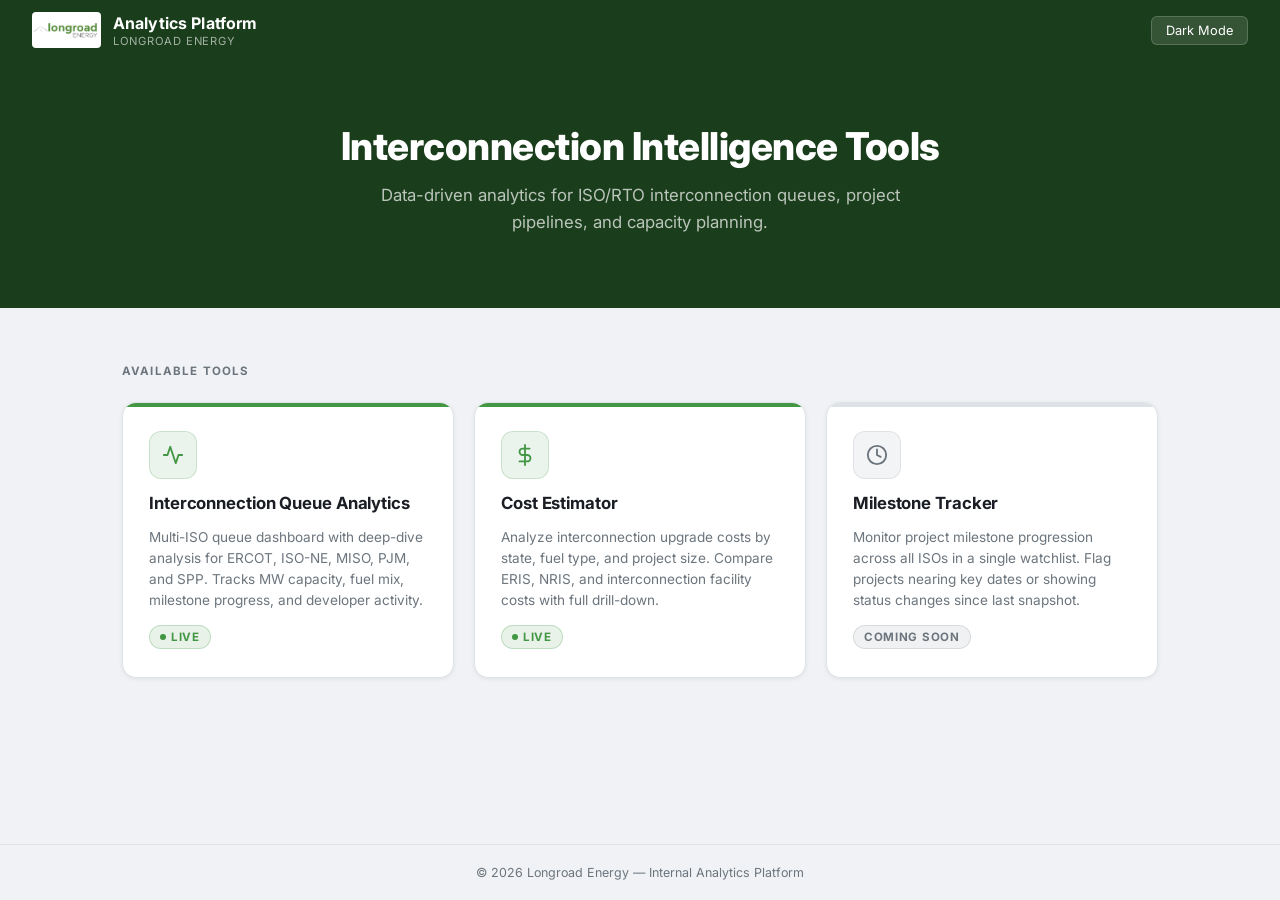
<file: index.html>
<!DOCTYPE html>
<html lang="en" data-theme="light">
<head>
<meta charset="UTF-8">
<meta name="viewport" content="width=device-width, initial-scale=1.0">
<title>Longroad Energy — Analytics Platform</title>
<link rel="preconnect" href="https://fonts.googleapis.com">
<link href="https://fonts.googleapis.com/css2?family=Inter:wght@400;500;600;700;800&display=swap" rel="stylesheet">
<style>
  :root {
    --bg: #f0f2f5;
    --surface: #ffffff;
    --border: #dee2e6;
    --text: #1a1d23;
    --text-muted: #6c757d;
    --primary: #1a3d1b;
    --accent: #429644;
    --accent-dark: #2d6b2f;
    --font: 'Inter', 'Segoe UI', system-ui, sans-serif;
  }

  [data-theme="dark"] {
    --bg: #0d1117;
    --surface: #161b22;
    --border: #30363d;
    --text: #e6edf3;
    --text-muted: #848d97;
    --primary: #2d6630;
  }

  *, *::before, *::after { box-sizing: border-box; margin: 0; padding: 0; }

  body {
    font-family: var(--font);
    background: var(--bg);
    color: var(--text);
    min-height: 100vh;
    display: flex;
    flex-direction: column;
    -webkit-font-smoothing: antialiased;
    transition: background .3s, color .3s;
  }

  /* ── Navbar ── */
  nav {
    background: var(--primary);
    padding: 0 32px;
    height: 60px;
    display: flex;
    align-items: center;
    justify-content: space-between;
    box-shadow: 0 2px 10px rgba(0,0,0,.25);
  }

  .nav-logo-wrap {
    display: flex;
    align-items: center;
    gap: 12px;
  }

  .nav-logo-wrap img {
    height: 36px;
    width: auto;
    object-fit: contain;
    border-radius: 4px;
  }

  .nav-title {
    color: #fff;
    font-size: 1rem;
    font-weight: 700;
    letter-spacing: .01em;
  }

  .nav-subtitle {
    color: rgba(255,255,255,.6);
    font-size: .7rem;
    font-weight: 400;
    text-transform: uppercase;
    letter-spacing: .07em;
    display: block;
    margin-top: 1px;
  }

  .theme-btn {
    background: rgba(255,255,255,.12);
    border: 1px solid rgba(255,255,255,.18);
    color: #fff;
    border-radius: 6px;
    padding: 6px 14px;
    font-size: .8rem;
    font-family: var(--font);
    cursor: pointer;
    transition: background .2s;
  }

  .theme-btn:hover { background: rgba(255,255,255,.22); }

  /* ── Hero ── */
  .hero {
    background: var(--primary);
    color: #fff;
    padding: 64px 32px 72px;
    text-align: center;
  }

  .hero h1 {
    font-size: 2.4rem;
    font-weight: 800;
    letter-spacing: -.5px;
    margin-bottom: 14px;
    line-height: 1.15;
  }

  .hero p {
    font-size: 1.05rem;
    color: rgba(255,255,255,.7);
    max-width: 560px;
    margin: 0 auto;
    line-height: 1.6;
  }

  /* ── Tool grid ── */
  .tools-section {
    flex: 1;
    padding: 56px 32px 80px;
    max-width: 1100px;
    margin: 0 auto;
    width: 100%;
  }

  .section-label {
    font-size: .72rem;
    font-weight: 700;
    text-transform: uppercase;
    letter-spacing: .1em;
    color: var(--text-muted);
    margin-bottom: 24px;
  }

  .tool-grid {
    display: grid;
    grid-template-columns: repeat(3, 1fr);
    gap: 20px;
  }

  .tool-card {
    background: var(--surface);
    border: 1px solid var(--border);
    border-radius: 14px;
    padding: 28px 26px;
    display: flex;
    flex-direction: column;
    gap: 14px;
    position: relative;
    transition: box-shadow .2s, border-color .2s, transform .2s;
    box-shadow: 0 1px 4px rgba(0,0,0,.07);
    overflow: hidden;
  }

  .tool-card::before {
    content: '';
    position: absolute;
    top: 0; left: 0;
    width: 100%; height: 4px;
    background: var(--accent);
  }

  .tool-card.coming-soon::before { background: var(--border); }

  .tool-card.active-tool {
    cursor: pointer;
    text-decoration: none;
    color: inherit;
  }

  .tool-card.active-tool:hover {
    border-color: var(--accent);
    box-shadow: 0 4px 20px rgba(66,150,68,.15);
    transform: translateY(-2px);
  }

  .tool-icon {
    width: 48px;
    height: 48px;
    border-radius: 12px;
    background: rgba(66,150,68,.1);
    border: 1px solid rgba(66,150,68,.2);
    display: flex;
    align-items: center;
    justify-content: center;
    color: var(--accent);
  }

  .tool-card.coming-soon .tool-icon {
    background: rgba(108,117,125,.08);
    border-color: rgba(108,117,125,.15);
    color: var(--text-muted);
  }

  .tool-name {
    font-size: 1.05rem;
    font-weight: 700;
    color: var(--text);
    letter-spacing: -.1px;
  }

  .tool-desc {
    font-size: .85rem;
    color: var(--text-muted);
    line-height: 1.55;
    flex: 1;
  }

  .tool-badge {
    display: inline-flex;
    align-items: center;
    gap: 5px;
    font-size: .72rem;
    font-weight: 700;
    text-transform: uppercase;
    letter-spacing: .06em;
    padding: 4px 10px;
    border-radius: 20px;
    width: fit-content;
  }

  .badge-live {
    background: rgba(66,150,68,.12);
    color: var(--accent);
    border: 1px solid rgba(66,150,68,.25);
  }

  .badge-live::before {
    content: '';
    width: 6px; height: 6px;
    border-radius: 50%;
    background: var(--accent);
    flex-shrink: 0;
  }

  .badge-soon {
    background: rgba(108,117,125,.1);
    color: var(--text-muted);
    border: 1px solid rgba(108,117,125,.18);
  }

  .tool-arrow {
    margin-left: auto;
    color: var(--accent);
    opacity: 0;
    transition: opacity .2s, transform .2s;
  }

  .tool-card.active-tool:hover .tool-arrow {
    opacity: 1;
    transform: translateX(3px);
  }

  /* ── Footer ── */
  footer {
    text-align: center;
    padding: 20px;
    font-size: .78rem;
    color: var(--text-muted);
    border-top: 1px solid var(--border);
  }

  @media (max-width: 900px) { .tool-grid { grid-template-columns: 1fr 1fr; } }
  @media (max-width: 600px) { .tool-grid { grid-template-columns: 1fr; } .hero h1 { font-size: 1.7rem; } }
</style>
</head>
<body>

<nav>
  <div class="nav-logo-wrap">
    <img src="/static/Longroad_Energy_Logo.jpg" alt="Longroad Energy">
    <div>
      <div class="nav-title">Analytics Platform</div>
      <span class="nav-subtitle">Longroad Energy</span>
    </div>
  </div>
  <button class="theme-btn" onclick="toggleTheme()">Dark Mode</button>
</nav>

<div class="hero">
  <h1>Interconnection Intelligence Tools</h1>
  <p>Data-driven analytics for ISO/RTO interconnection queues, project pipelines, and capacity planning.</p>
</div>

<section class="tools-section">
  <div class="section-label">Available Tools</div>
  <div class="tool-grid">

    <a class="tool-card active-tool" href="/dashboard.html">
      <div class="tool-icon">
        <svg width="22" height="22" fill="none" stroke="currentColor" stroke-width="2" stroke-linecap="round" stroke-linejoin="round" viewBox="0 0 24 24">
          <polyline points="22 12 18 12 15 21 9 3 6 12 2 12"/>
        </svg>
      </div>
      <div class="tool-name">Interconnection Queue Analytics</div>
      <div class="tool-desc">Multi-ISO queue dashboard with deep-dive analysis for ERCOT, ISO-NE, MISO, PJM, and SPP. Tracks MW capacity, fuel mix, milestone progress, and developer activity.</div>
      <div style="display:flex; align-items:center;">
        <span class="tool-badge badge-live">Live</span>
        <svg class="tool-arrow" width="18" height="18" fill="none" stroke="currentColor" stroke-width="2" stroke-linecap="round" stroke-linejoin="round" viewBox="0 0 24 24">
          <line x1="5" y1="12" x2="19" y2="12"/><polyline points="12 5 19 12 12 19"/>
        </svg>
      </div>
    </a>

    <a class="tool-card active-tool" href="/cost-estimator.html">
      <div class="tool-icon">
        <svg width="22" height="22" fill="none" stroke="currentColor" stroke-width="2" stroke-linecap="round" stroke-linejoin="round" viewBox="0 0 24 24">
          <line x1="12" y1="1" x2="12" y2="23"/><path d="M17 5H9.5a3.5 3.5 0 0 0 0 7h5a3.5 3.5 0 0 1 0 7H6"/>
        </svg>
      </div>
      <div class="tool-name">Cost Estimator</div>
      <div class="tool-desc">Analyze interconnection upgrade costs by state, fuel type, and project size. Compare ERIS, NRIS, and interconnection facility costs with full drill-down.</div>
      <div style="display:flex; align-items:center;">
        <span class="tool-badge badge-live">Live</span>
        <svg class="tool-arrow" width="18" height="18" fill="none" stroke="currentColor" stroke-width="2" stroke-linecap="round" stroke-linejoin="round" viewBox="0 0 24 24">
          <line x1="5" y1="12" x2="19" y2="12"/><polyline points="12 5 19 12 12 19"/>
        </svg>
      </div>
    </a>

    <div class="tool-card coming-soon">
      <div class="tool-icon">
        <svg width="22" height="22" fill="none" stroke="currentColor" stroke-width="2" stroke-linecap="round" stroke-linejoin="round" viewBox="0 0 24 24">
          <circle cx="12" cy="12" r="10"/><polyline points="12 6 12 12 16 14"/>
        </svg>
      </div>
      <div class="tool-name">Milestone Tracker</div>
      <div class="tool-desc">Monitor project milestone progression across all ISOs in a single watchlist. Flag projects nearing key dates or showing status changes since last snapshot.</div>
      <span class="tool-badge badge-soon">Coming Soon</span>
    </div>

  </div>
</section>

<footer>
  &copy; 2026 Longroad Energy &mdash; Internal Analytics Platform
</footer>

<script>
  function toggleTheme() {
    var html = document.documentElement;
    var next = html.getAttribute("data-theme") === "dark" ? "light" : "dark";
    html.setAttribute("data-theme", next);
    localStorage.setItem("theme", next);
    document.querySelector(".theme-btn").textContent = next === "dark" ? "Light Mode" : "Dark Mode";
  }

  (function () {
    var saved = localStorage.getItem("theme") || "light";
    document.documentElement.setAttribute("data-theme", saved);
    document.querySelector(".theme-btn").textContent = saved === "dark" ? "Light Mode" : "Dark Mode";
  }());
</script>
</body>
</html>
</file>
